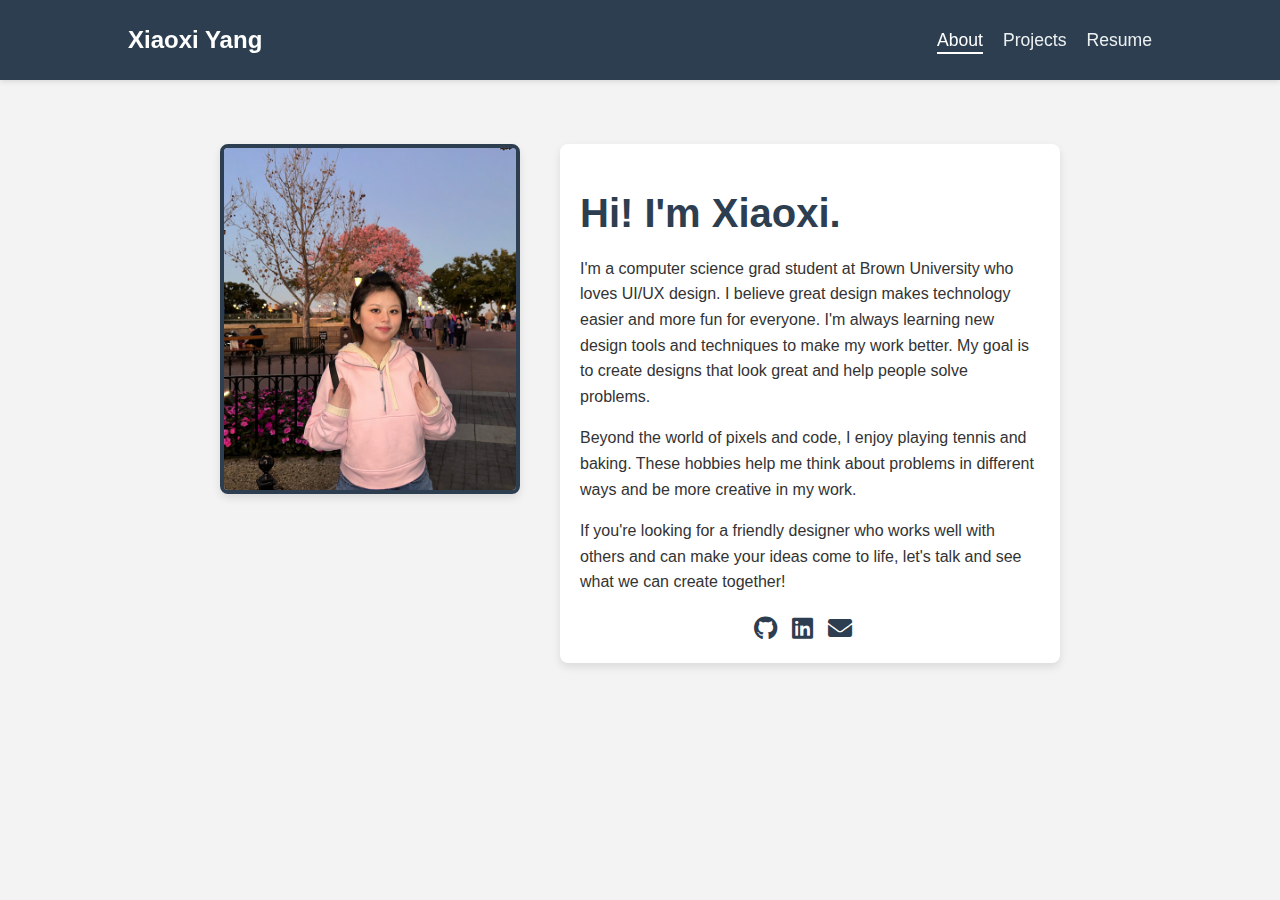
<file: index.html>
<!DOCTYPE html>
<html lang="en">
<head>
    <meta charset="UTF-8">
    <title>Xiaoxi Yang's Portfolio - About Me</title>
    <!-- 引用全局样式 -->
    <link rel="stylesheet" href="global.css">
    <!-- 引用主页的特定样式 -->
    <link rel="stylesheet" href="homepage.css">
    <link rel="stylesheet" href="https://cdnjs.cloudflare.com/ajax/libs/font-awesome/5.15.4/css/all.min.css">

</head>
<body>
    <!-- 导航栏 -->
    <header>
        <h2 id="name">Xiaoxi Yang</h2>
        <nav>
            <ul class="header-links">
                <li><a class="link-current" href="index.html">About</a></li>
                <li><a class="link" href="projects.html">Projects</a></li>
                <li><a class="link" href="files/resume.pdf">Resume</a></li>
            </ul>
        </nav>
    </header>

    <!-- 主页内容 -->
    <div id="main-container">
        <img id="profile-pic" src="images/portrait.jpg" alt="Xiaoxi Yang's Portrait">
        <div id="about">
            <h1>Hi! I'm Xiaoxi.</h1>
            <p>I'm a computer science grad student at Brown University who loves UI/UX design. I believe great design makes technology easier and more fun for everyone. I'm always learning new design tools and techniques to make my work better. My goal is to create designs that look great and help people solve problems.</p>
            <p>Beyond the world of pixels and code, I enjoy playing tennis and baking. These hobbies help me think about problems in different ways and be more creative in my work.</p>
            <p>If you're looking for a friendly designer who works well with others and can make your ideas come to life, let's talk and see what we can create together!</p>
            <div id="social-icons">
                <a href="https://github.com/yangxiaoxi65" target="_blank"><i class="fab fa-github"></i></a>
                <a href="https://www.linkedin.com/in/xiaoxi-yang-0a196428a/" target="_blank"><i class="fab fa-linkedin"></i></a>
                <a href="mailto:xiaoxi_yang@brown.edu"><i class="fas fa-envelope"></i></a>
            </div>
        </div>
        
    </div>
</body>
</html>
</file>
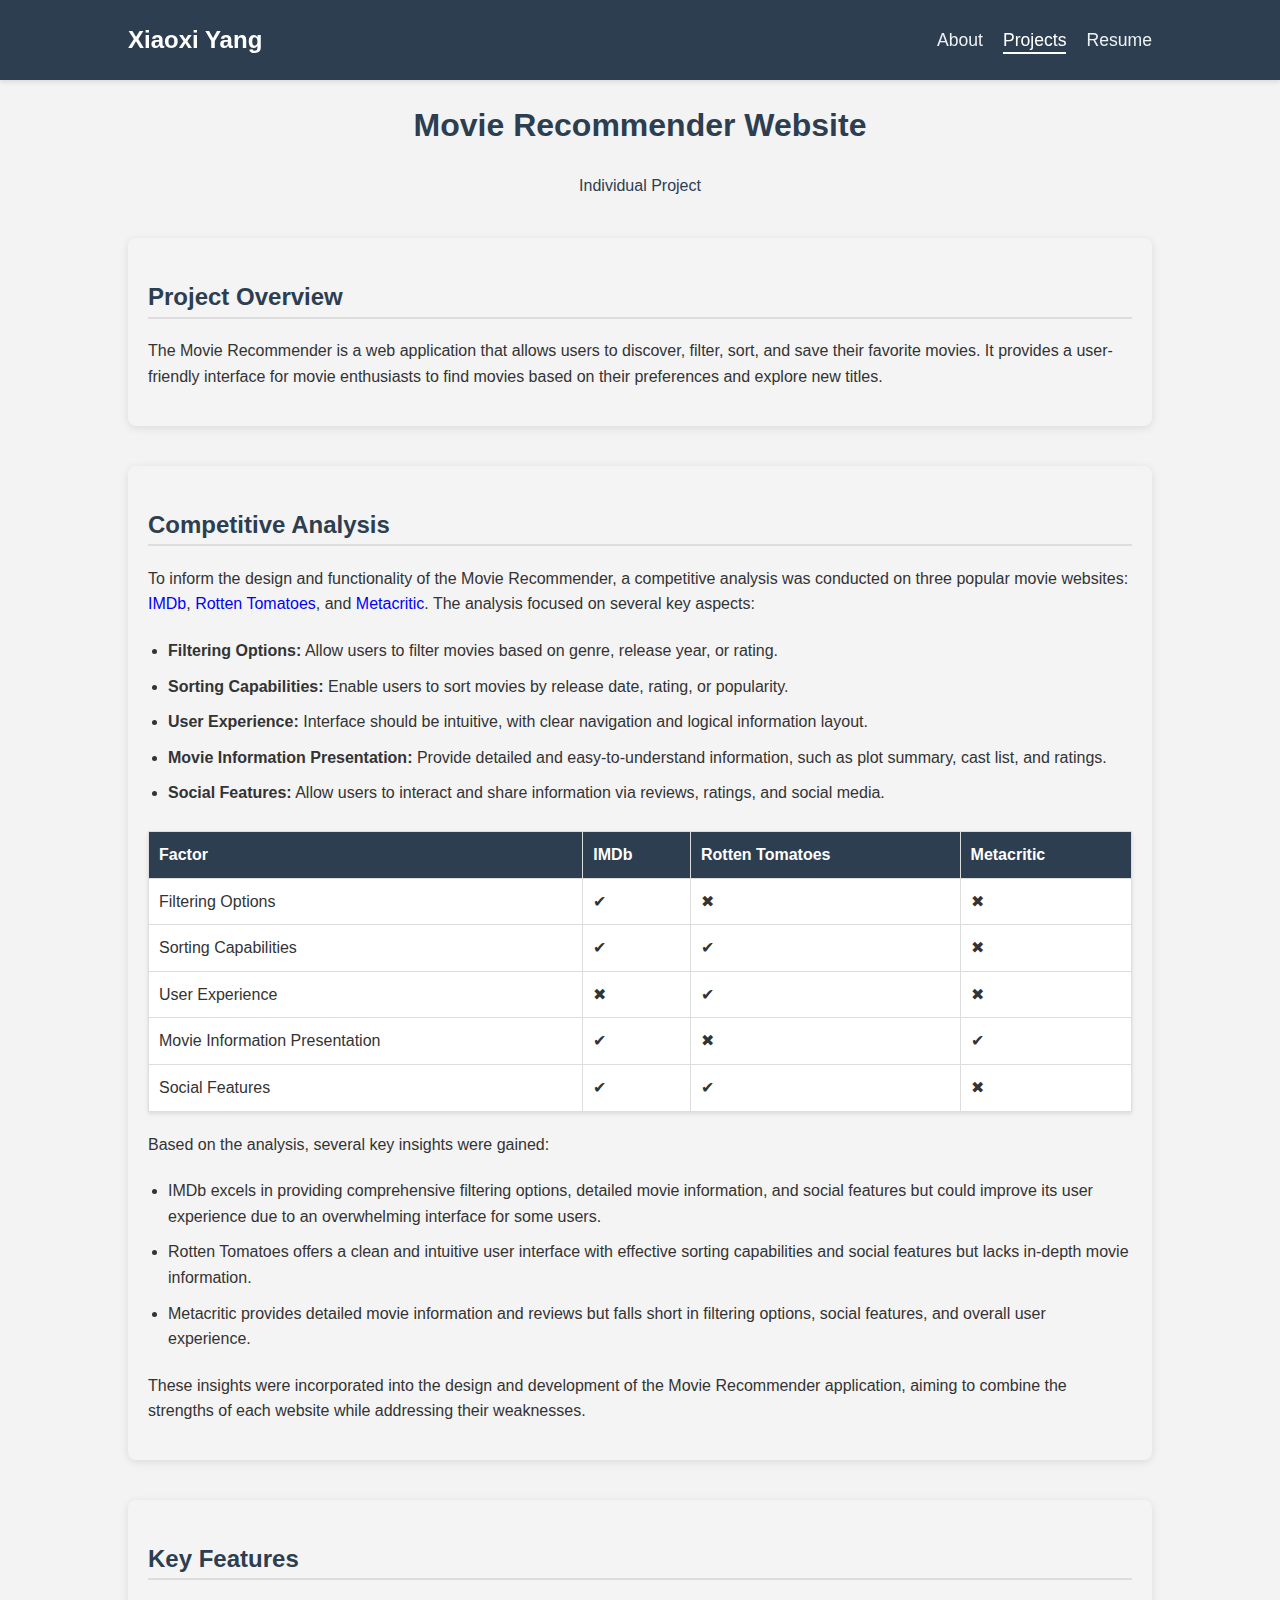
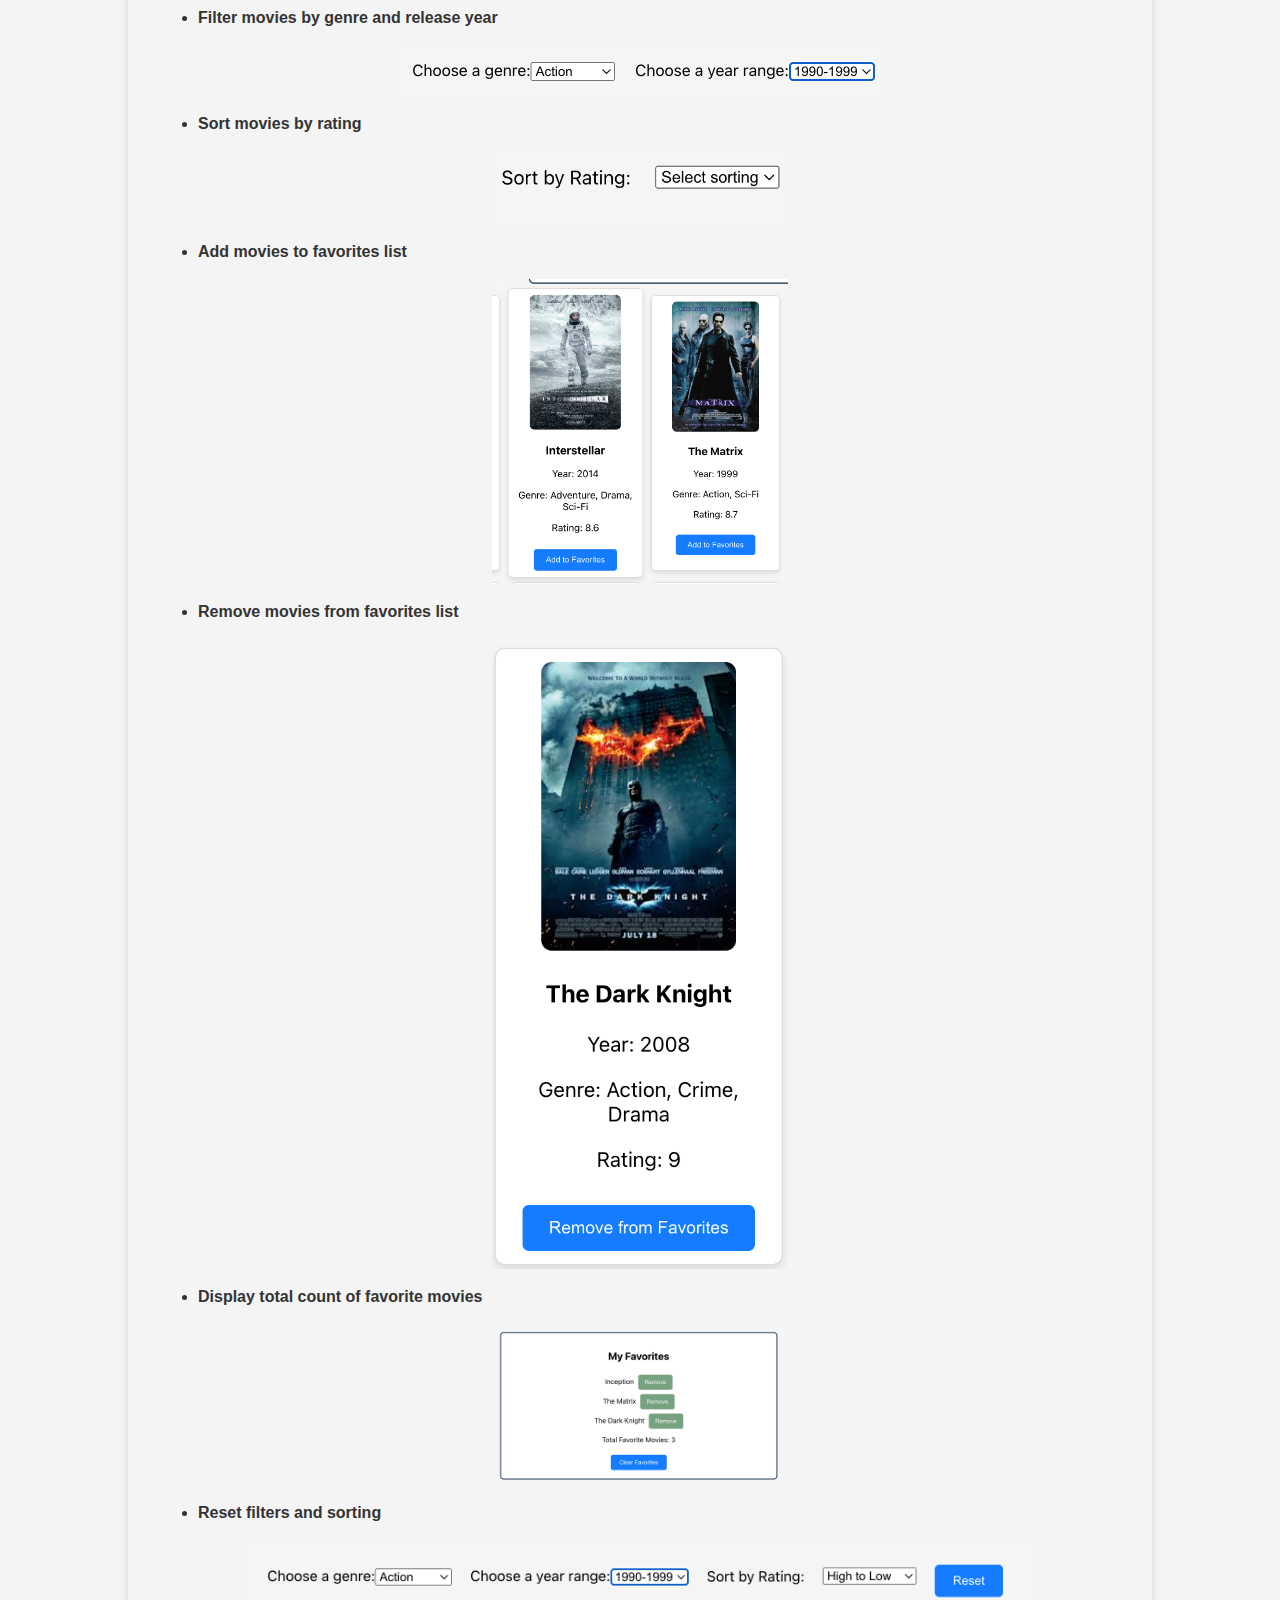
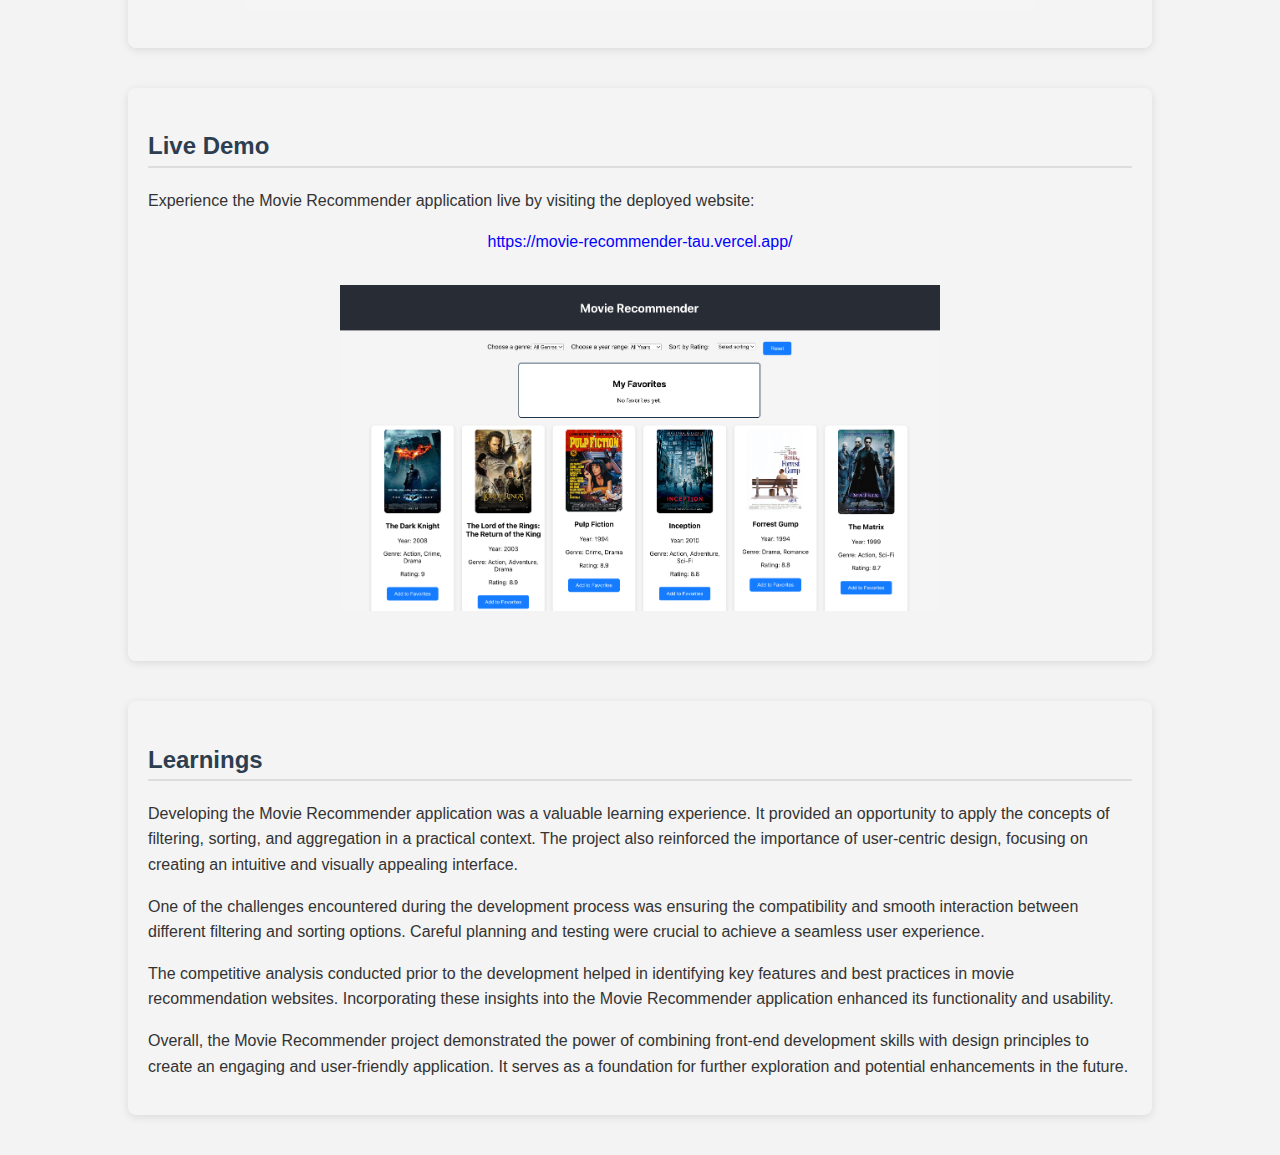
<file: case_study2.html>
<!DOCTYPE html>
<html lang="en">
<head>
    <meta charset="UTF-8">
    <meta name="viewport" content="width=device-width, initial-scale=1.0">
    <title>Movie Recommender Website</title>
    <link rel="stylesheet" href="case_study2.css">
    <link rel="stylesheet" href="global.css">
</head>
<body>
    <header>
        <h2 id="name">Xiaoxi Yang</h2>
        <nav>
            <ul class="header-links">
                <li><a class="link" href="index.html">About</a></li>
                <li><a class="link-current" href="projects.html">Projects</a></li>
                <li><a class="link" href="files/resume.pdf">Resume</a></li>
            </ul>
        </nav>
    </header>
    <body>
        <main>
            <div id="title">
                <h1>Movie Recommender Website</h1>
                <p>Individual Project</p>
            </div>
            <section id="intro">
            <h2>Project Overview</h2>
            <p>The Movie Recommender is a web application that allows users to discover, filter, sort, and save their favorite movies. It provides a user-friendly interface for movie enthusiasts to find movies based on their preferences and explore new titles.</p>
            </section>

            <section id="competitive-analysis">
            <h2>Competitive Analysis</h2>
            <p>To inform the design and functionality of the Movie Recommender, a competitive analysis was conducted on three popular movie websites: <a href="https://www.imdb.com/" target="_blank">IMDb</a>, <a href="https://www.rottentomatoes.com/" target="_blank">Rotten Tomatoes</a>, and <a href="https://www.metacritic.com/" target="_blank">Metacritic</a>. The analysis focused on several key aspects:</p>
            
            <ul>
                <li><strong>Filtering Options:</strong> Allow users to filter movies based on genre, release year, or rating.</li>
                <li><strong>Sorting Capabilities:</strong> Enable users to sort movies by release date, rating, or popularity.</li>
                <li><strong>User Experience:</strong> Interface should be intuitive, with clear navigation and logical information layout.</li>
                <li><strong>Movie Information Presentation:</strong> Provide detailed and easy-to-understand information, such as plot summary, cast list, and ratings.</li>
                <li><strong>Social Features:</strong> Allow users to interact and share information via reviews, ratings, and social media.</li>
            </ul>

            <table>
                <thead>
                <tr>
                    <th>Factor</th>
                    <th><a href="https://www.imdb.com/" target="_blank">IMDb</a></th>
                    <th><a href="https://www.rottentomatoes.com/" target="_blank">Rotten Tomatoes</a></th>
                    <th><a href="https://www.metacritic.com/" target="_blank">Metacritic</a></th>
                </tr>
                </thead>
                <tbody>
                <tr>
                    <td>Filtering Options</td>
                    <td>&#10004;</td>
                    <td>&#10006;</td>
                    <td>&#10006;</td>
                </tr>
                <tr>
                    <td>Sorting Capabilities</td>
                    <td>&#10004;</td>
                    <td>&#10004;</td>
                    <td>&#10006;</td>
                </tr>
                <tr>
                    <td>User Experience</td>
                    <td>&#10006;</td>
                    <td>&#10004;</td>
                    <td>&#10006;</td>
                </tr>
                <tr>
                    <td>Movie Information Presentation</td>
                    <td>&#10004;</td>
                    <td>&#10006;</td>
                    <td>&#10004;</td>
                </tr>
                <tr>
                    <td>Social Features</td>
                    <td>&#10004;</td>
                    <td>&#10004;</td>
                    <td>&#10006;</td>
                </tr>
                </tbody>
            </table>

            <p>Based on the analysis, several key insights were gained:</p>
            <ul>
                <li>IMDb excels in providing comprehensive filtering options, detailed movie information, and social features but could improve its user experience due to an overwhelming interface for some users.</li>
                <li>Rotten Tomatoes offers a clean and intuitive user interface with effective sorting capabilities and social features but lacks in-depth movie information.</li>
                <li>Metacritic provides detailed movie information and reviews but falls short in filtering options, social features, and overall user experience.</li>
            </ul>
            <p>These insights were incorporated into the design and development of the Movie Recommender application, aiming to combine the strengths of each website while addressing their weaknesses.</p>
            </section>

            <section id="features">
            <h2>Key Features</h2>
            <ul>
                <li>Filter movies by genre and release year</li>
                <img id="img_1" src="images/case2/1.png" alt="Movie Filter">
                <li>Sort movies by rating</li>
                <img src="images/case2/2.png" alt="Sort MMvies">
                <li>Add movies to favorites list</li>
                <img src="images/case2/3.png" alt="Add movie to favorites">
                <li>Remove movies from favorites list</li>
                <img src="images/case2/4.png" alt="Remove movies from favorite">
                <li>Display total count of favorite movies</li>
                <img id="img_5" src="images/case2/5.png" alt="Total count of favorite movies">
                <li>Reset filters and sorting</li>
                <img id="img_6" src="images/case2/6.png" alt="Reset" >
            </ul>
            </section>

            <section id="demo">
            <h2>Live Demo</h2>
            <p>Experience the Movie Recommender application live by visiting the deployed website:</p>
            <a href="https://movie-recommender-tau.vercel.app/" target="_blank">https://movie-recommender-tau.vercel.app/</a> 
                <section id="image">
                    <img src="images/case2/movie-recommender-screenshot.png" alt="Movie Recommender Screenshot">
                </section>
            </section>

            <section id="reflection">
            <h2>Learnings</h2>
            <p>Developing the Movie Recommender application was a valuable learning experience. It provided an opportunity to apply the concepts of filtering, sorting, and aggregation in a practical context. The project also reinforced the importance of user-centric design, focusing on creating an intuitive and visually appealing interface.</p>
            <p>One of the challenges encountered during the development process was ensuring the compatibility and smooth interaction between different filtering and sorting options. Careful planning and testing were crucial to achieve a seamless user experience.</p>
            <p>The competitive analysis conducted prior to the development helped in identifying key features and best practices in movie recommendation websites. Incorporating these insights into the Movie Recommender application enhanced its functionality and usability.</p>
            <p>Overall, the Movie Recommender project demonstrated the power of combining front-end development skills with design principles to create an engaging and user-friendly application. It serves as a foundation for further exploration and potential enhancements in the future.</p>
            </section>
        </main>
        </body>
        </html>
</file>
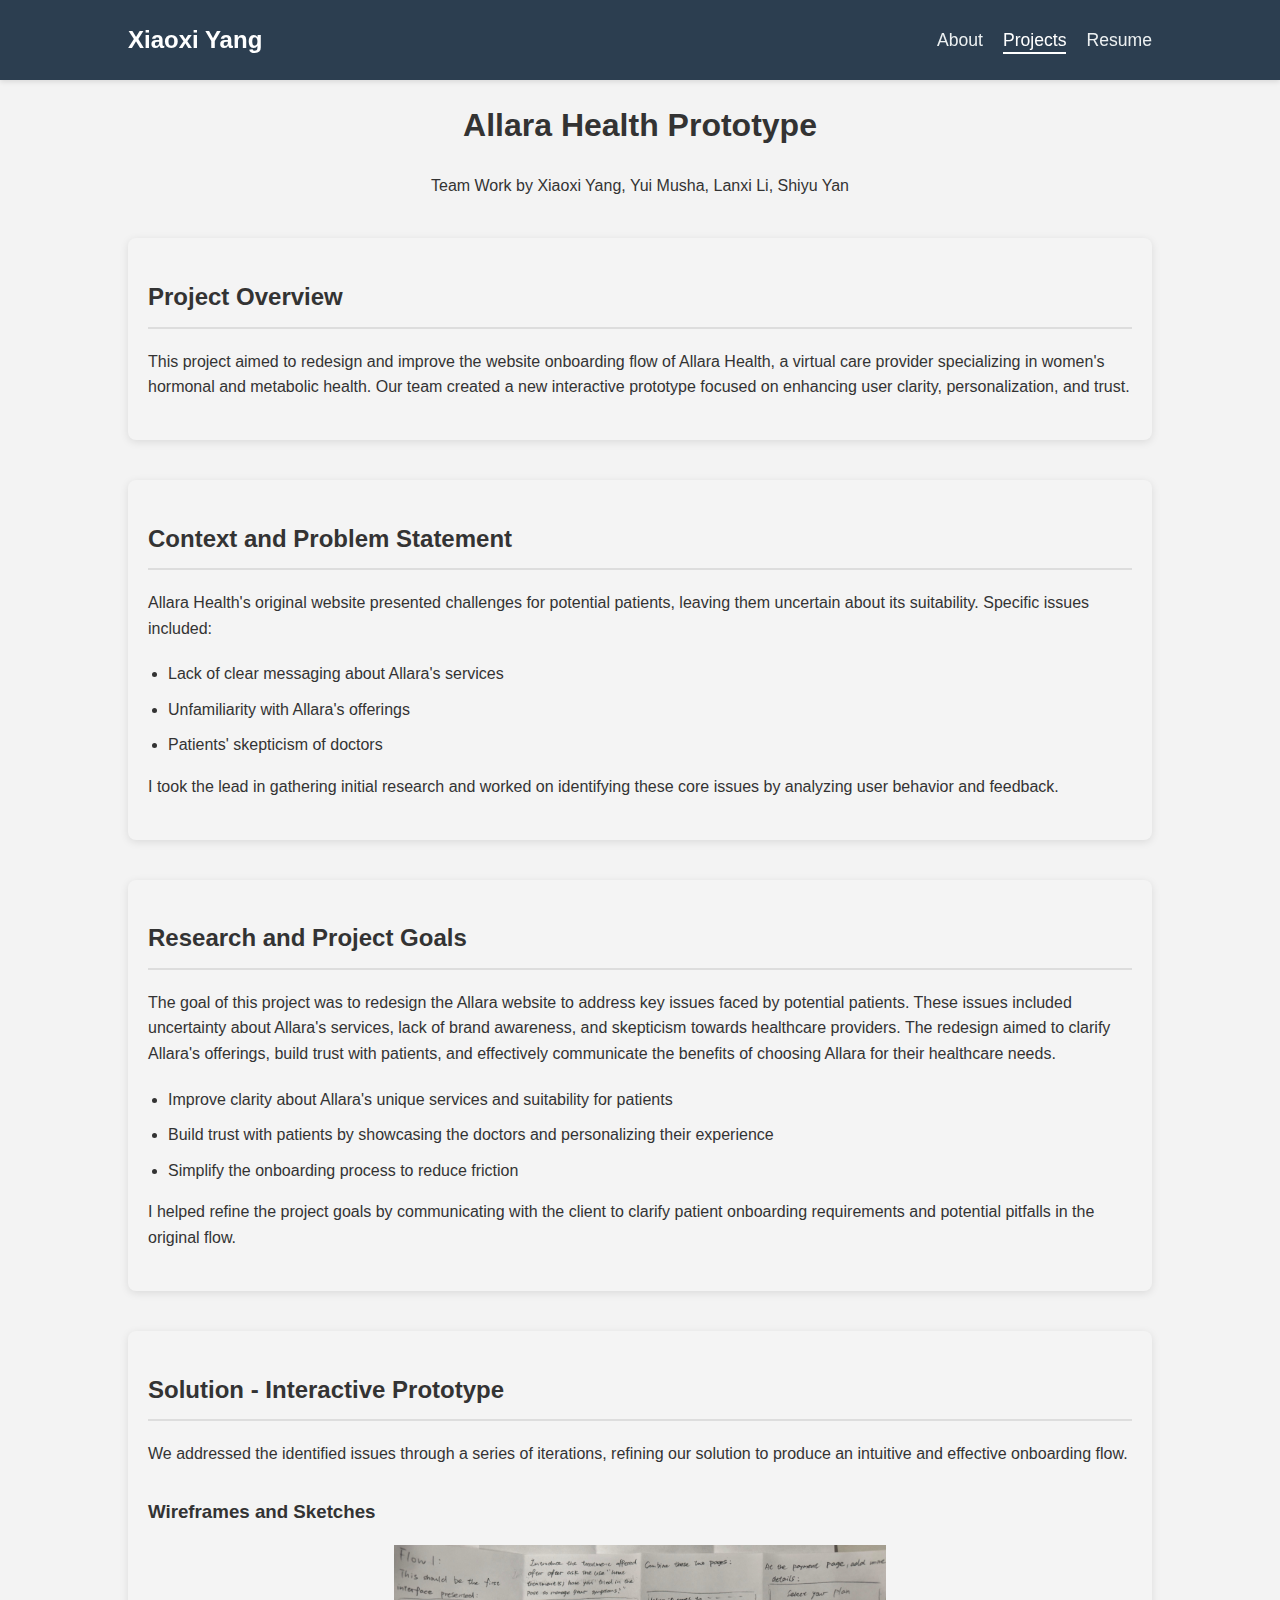
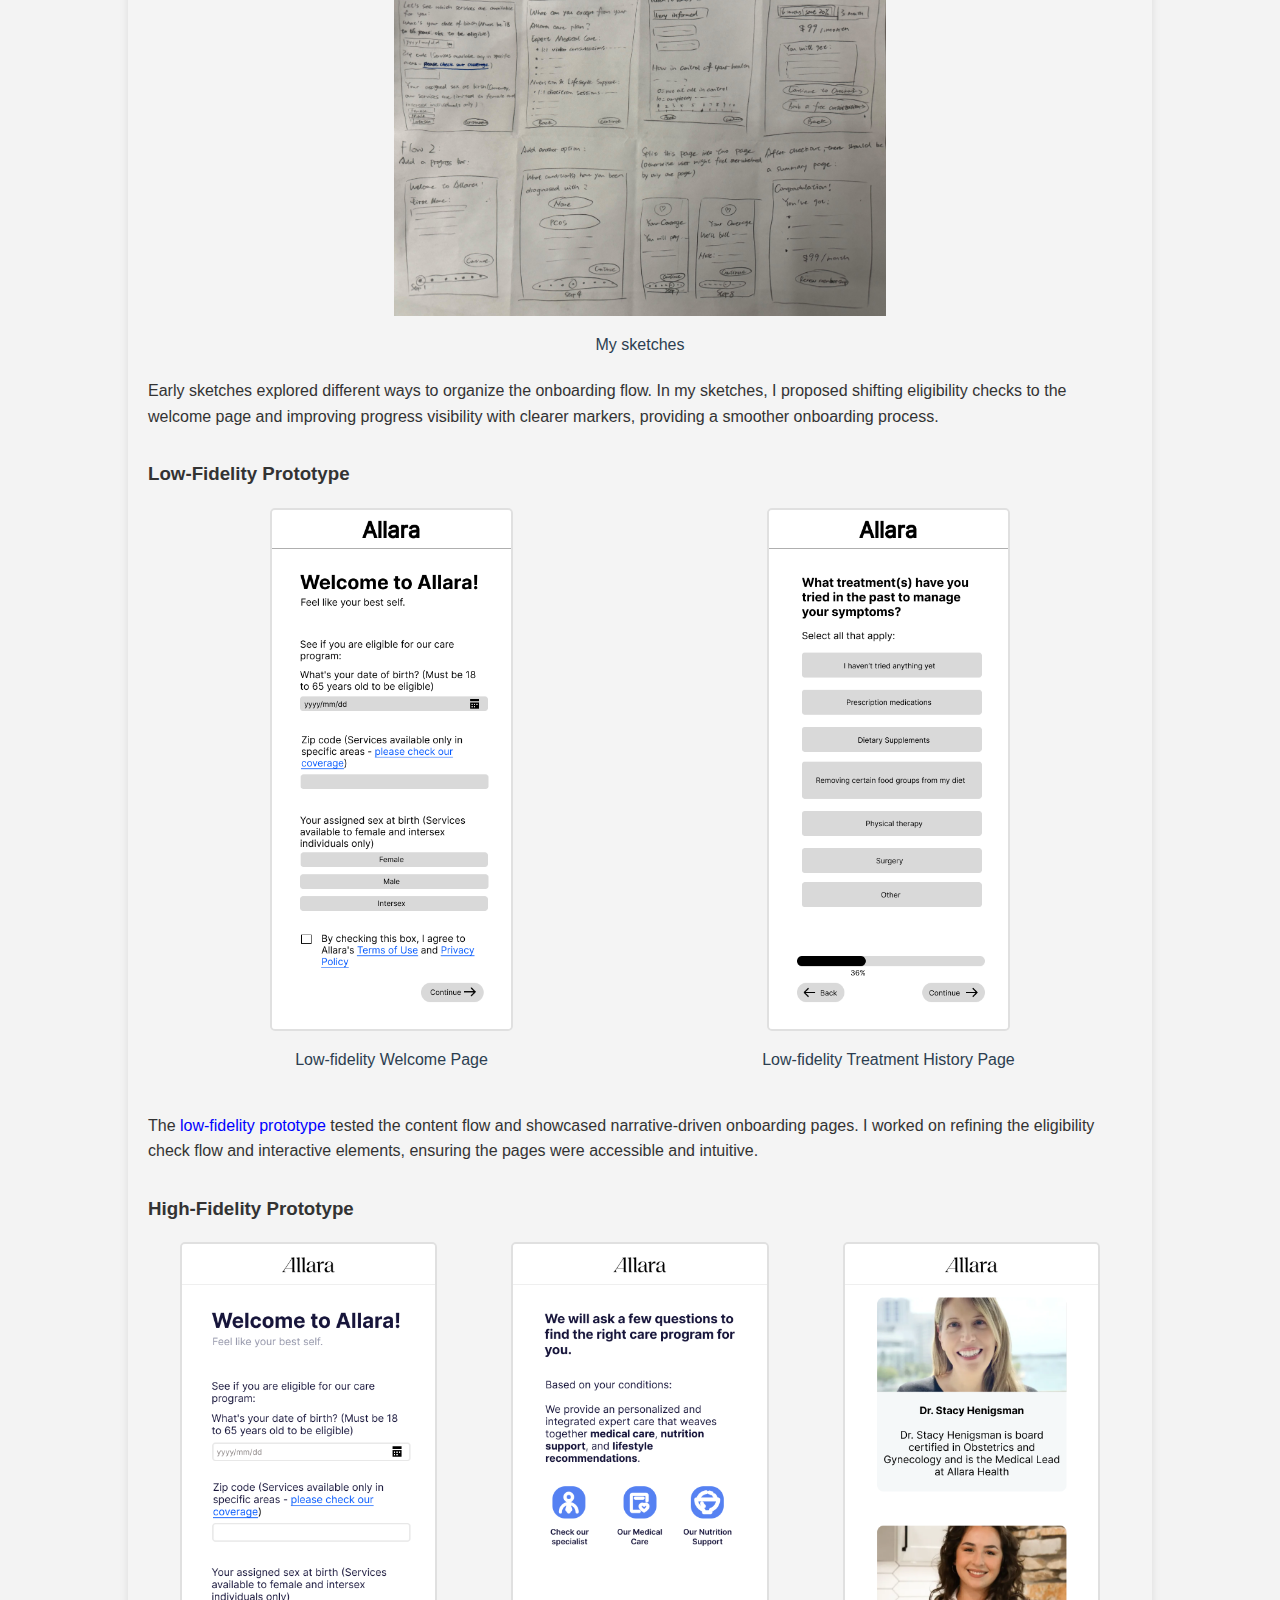
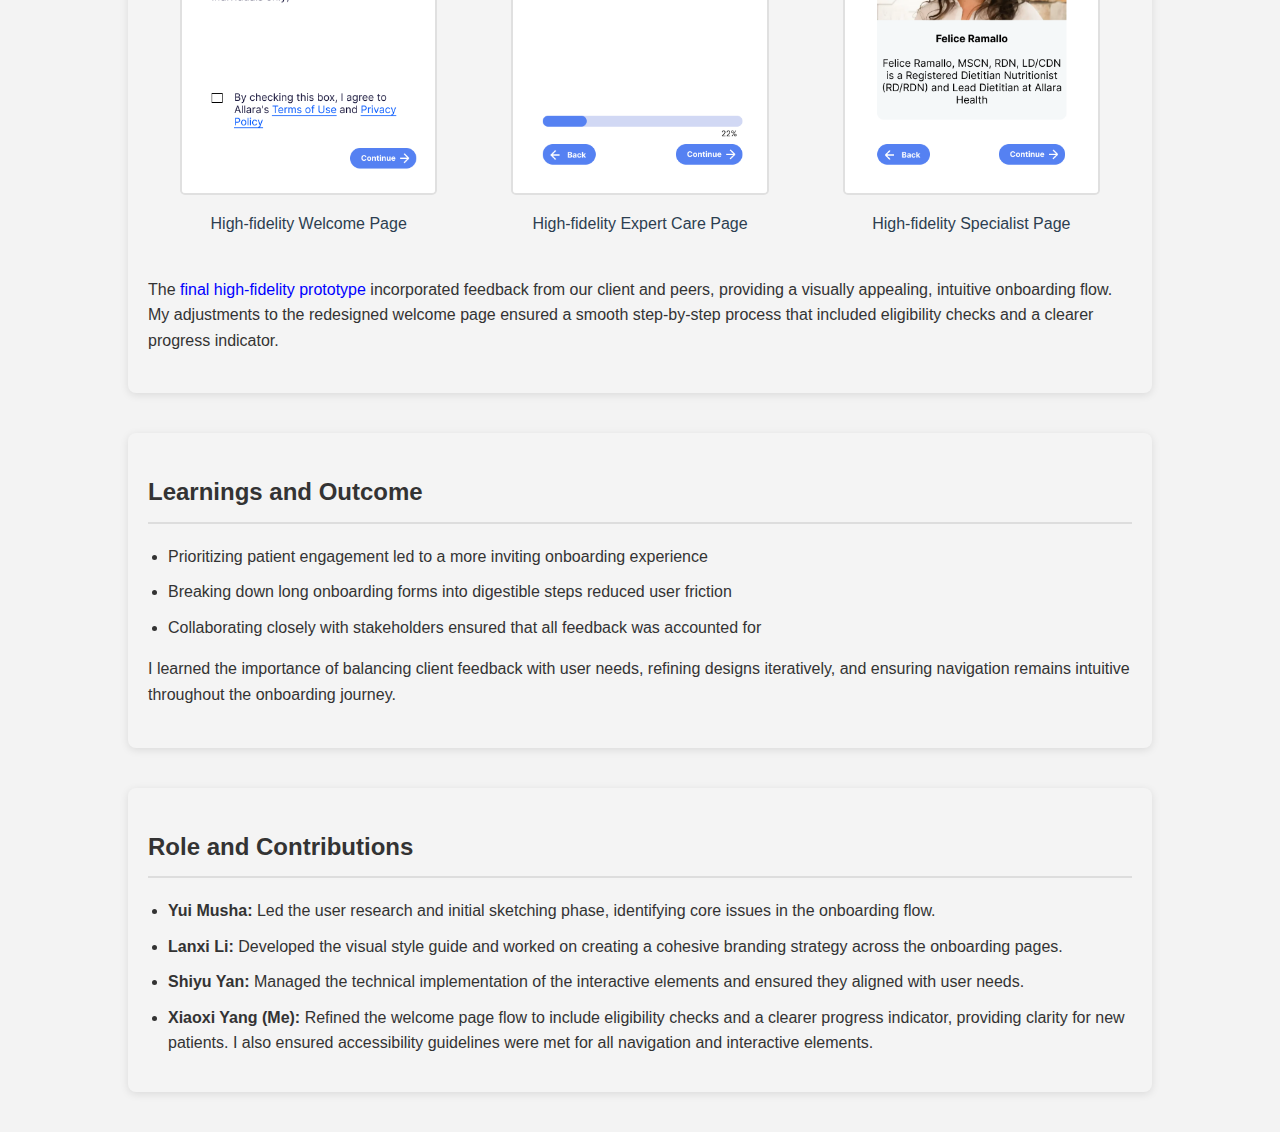
<file: case_study3.html>
<!DOCTYPE html>
<html lang="en">
  <head>
    <meta charset="UTF-8" />
    <meta name="viewport" content="width=device-width, initial-scale=1.0" />
    <title>Allara Health Prototype</title>
    <link rel="stylesheet" href="case_study3.css" />
    <link rel="stylesheet" href="global.css" />
  </head>
  <body>
    <header>
    <h2 id="name">Xiaoxi Yang</h2>
    <nav>
        <ul class="header-links">
            <li><a class="link" href="index.html">About</a></li>
            <li><a class="link-current" href="projects.html">Projects</a></li>
            <li><a class="link" href="files/resume.pdf">Resume</a></li>
        </ul>
    </nav>
</header>

    <main>
        <div id="title">
            <h1>Allara Health Prototype</h1>
            <p>Team Work by Xiaoxi Yang, Yui Musha, Lanxi Li, Shiyu Yan</p>
        </div>
      <section id="intro">

        <h2>Project Overview</h2>
        <p>
          This project aimed to redesign and improve the website onboarding flow of Allara Health, a virtual care provider specializing in women's hormonal and metabolic health. Our team created a new interactive prototype focused on enhancing user clarity, personalization, and trust.
        </p>
      </section>

      <section id="context">
        <h2>Context and Problem Statement</h2>
        <p>
          Allara Health's original website presented challenges for potential patients, leaving them uncertain about its suitability. Specific issues included:
        </p>
        <ul>
          <li>Lack of clear messaging about Allara's services</li>
          <li>Unfamiliarity with Allara's offerings</li>
          <li>Patients' skepticism of doctors</li>
        </ul>
        <p>
          I took the lead in gathering initial research and worked on identifying these core issues by analyzing user behavior and feedback.
        </p>
      </section>

      <section id="goal">
        <h2>Research and Project Goals</h2>
        <p>
            The goal of this project was to redesign the Allara website to address key issues faced by potential patients. These issues included uncertainty about Allara's services, lack of brand awareness, and skepticism towards healthcare providers. The redesign aimed to clarify Allara's offerings, build trust with patients, and effectively communicate the benefits of choosing Allara for their healthcare needs.
        </p>
        <ul>
          <li>Improve clarity about Allara's unique services and suitability for patients</li>
          <li>Build trust with patients by showcasing the doctors and personalizing their experience</li>
          <li>Simplify the onboarding process to reduce friction</li>
        </ul>
        <p>
          I helped refine the project goals by communicating with the client to clarify patient onboarding requirements and potential pitfalls in the original flow.
        </p>
      </section>

      <section id="solution">
        <h2>Solution - Interactive Prototype</h2>
        <p>
          We addressed the identified issues through a series of iterations, refining our solution to produce an intuitive and effective onboarding flow.
        </p>
        <h3>Wireframes and Sketches</h3>
        <div class="one-image-container">
            <img src="images/case3/xiaoxi-sketch.jpg" alt="My sketches" />
            <p style="display: block; text-align: center; color: #2c3e50;">My sketches</p>
        </div>
        <p>
          Early sketches explored different ways to organize the onboarding flow. In my sketches, I proposed shifting eligibility checks to the welcome page and improving progress visibility with clearer markers, providing a smoother onboarding process.
        </p>

        <h3>Low-Fidelity Prototype</h3>
            <div class="two-images-container">
                <div>
          <img src="images/case3/welcome-page.png" alt="Low-fidelity Welcome Page" />
          
          <p>Low-fidelity Welcome Page</p>
        </div>
    <div>
          <img src="images/case3/treatment-history-page.png" alt="Low-fidelity Treatment History" />
          <p>Low-fidelity Treatment History Page</p>
        </div>
        </div>
        
        <p>
          The <a href="https://www.figma.com/file/n8RuLRnTVZAYtC7EViOqKS/Allara-Wireframe?type=design&node-id=192%3A2&mode=design&t=bo6AhIDIktOV7UTx-1" target="_blank">low-fidelity prototype</a> tested the content flow and showcased narrative-driven onboarding pages. I worked on refining the eligibility check flow and interactive elements, ensuring the pages were accessible and intuitive.
        </p>

        <h3>High-Fidelity Prototype</h3>
        <div class="three-images-box">
        <div>
          <img src="images/case3/hi-fi-welcome-page.png" alt="High-fidelity Welcome Page" />
          <p>High-fidelity Welcome Page</p>
        </div>
        <div>
          <img src="images/case3/hi-fi-expert-care-page.png" alt="High-fidelity Expert Care Page" />
          <p>High-fidelity Expert Care Page</p>
        </div>
        <div>
          <img src="images/case3/hi-fi-specialist-page.png" alt="High-fidelity Specialist Page" />
          <p>High-fidelity Specialist Page</p>
        </div>
        </div>
        <p>
          The <a href="https://www.figma.com/file/n8RuLRnTVZAYtC7EViOqKS/Allara-Wireframe?type=design&node-id=221-35&mode=design&t=hSAAPLYFS6rglAwM-0" target="_blank">final high-fidelity prototype</a> incorporated feedback from our client and peers, providing a visually appealing, intuitive onboarding flow. My adjustments to the redesigned welcome page ensured a smooth step-by-step process that included eligibility checks and a clearer progress indicator.
        </p>
      </section>

      <section id="learnings">
        <h2>Learnings and Outcome</h2>
        <ul>
          <li>Prioritizing patient engagement led to a more inviting onboarding experience</li>
          <li>Breaking down long onboarding forms into digestible steps reduced user friction</li>
          <li>Collaborating closely with stakeholders ensured that all feedback was accounted for</li>
        </ul>
        <p>
          I learned the importance of balancing client feedback with user needs, refining designs iteratively, and ensuring navigation remains intuitive throughout the onboarding journey.
        </p>
      </section>

      <section id="role">
        <h2>Role and Contributions</h2>
        <ul>
          <li><b>Yui Musha:</b> Led the user research and initial sketching phase, identifying core issues in the onboarding flow.</li>
          <li><b>Lanxi Li:</b> Developed the visual style guide and worked on creating a cohesive branding strategy across the onboarding pages.</li>
          <li><b>Shiyu Yan:</b> Managed the technical implementation of the interactive elements and ensured they aligned with user needs.</li>
          <li><b>Xiaoxi Yang (Me):</b> Refined the welcome page flow to include eligibility checks and a clearer progress indicator, providing clarity for new patients. I also ensured accessibility guidelines were met for all navigation and interactive elements.</li>
        </ul>
      </section>
    </main>
  </body>
</html>
</file>
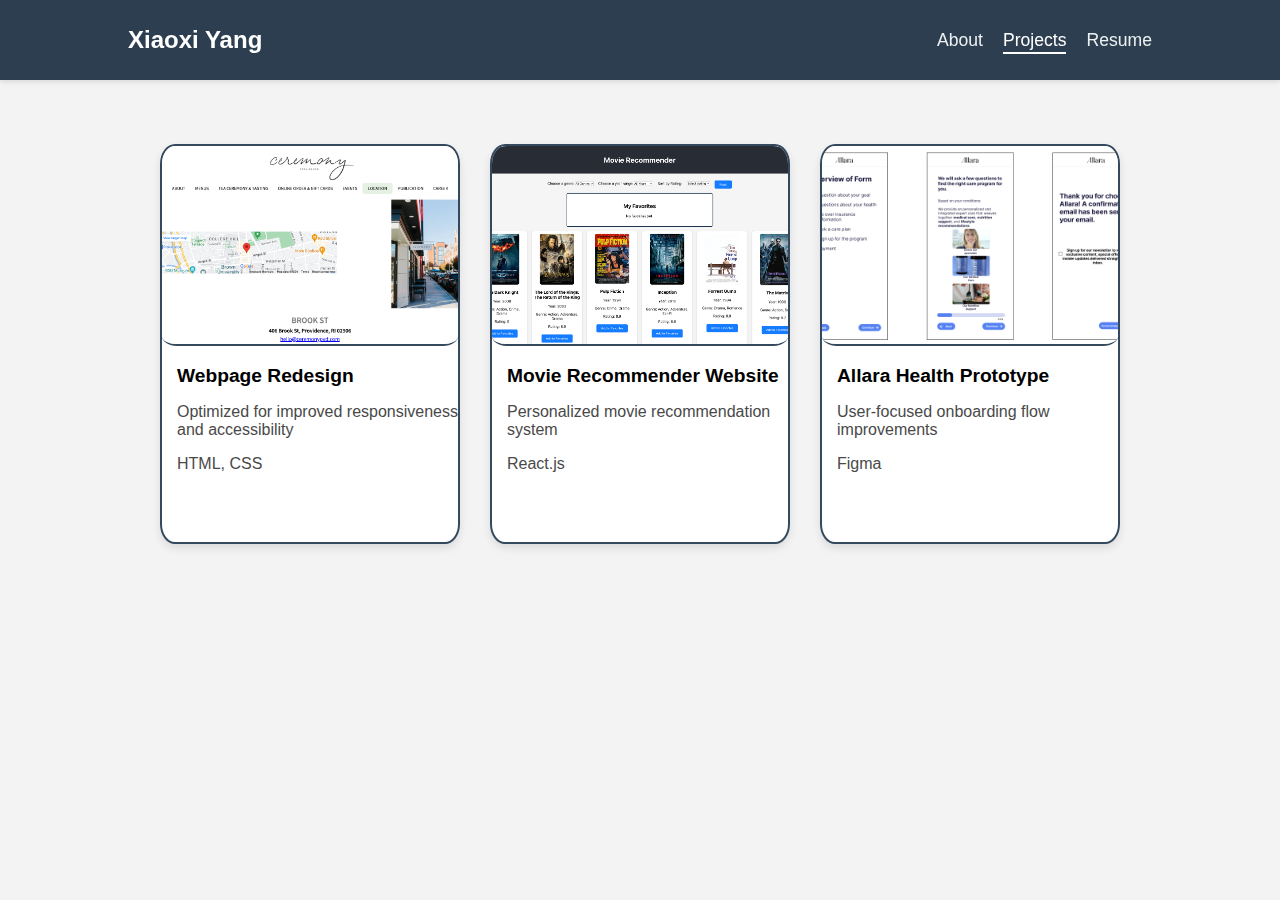
<file: projects.html>
<!DOCTYPE html>
<html lang="en">
<head>
    <meta charset="UTF-8">
    <title>Xiaoxi Yang's Portfolio - Projects</title>
    <!-- 引用全局样式 -->
    <link rel="stylesheet" href="global.css">
    <!-- 引用项目页面的特定样式 -->
    <link rel="stylesheet" href="projects.css">
</head>
<body>
    <!-- 导航栏 -->
    <header>
        <h2 id="name">Xiaoxi Yang</h2>
        <nav>
            <ul class="header-links">
                <li><a class="link" href="index.html">About</a></li>
                <li><a class="link-current" href="projects.html">Projects</a></li>
                <li><a class="link" href="files/resume.pdf">Resume</a></li>
            </ul>
        </nav>
    </header>

    <!-- 项目内容 -->
    <div class="project-container" id="projects">
        <a class="project-item" href="case_study1.html">
            <img class="project-item-img" src="images/case1/case1_thumbnail.png" alt="Case Study 1 Thumbnail">
            <h1 class="project-item-header">Webpage Redesign</h1>
            <p class="project-item-subtitle">Optimized for improved responsiveness and accessibility</p>
            <p class="project-item-tool">HTML, CSS</p>
        </a>
        <a class="project-item" href="case_study2.html">
            <img class="project-item-img" src="images/case2/case2_thumbnail.png" alt="Case Study 2 Thumbnail">
            <h1 class="project-item-header">Movie Recommender Website</h1>
            <p class="project-item-subtitle">Personalized movie recommendation system</p>
            <p class="project-item-tool">React.js</p>
        </a>
        <a class="project-item" href="case_study3.html">
            <img class="project-item-img" src="images/case3/case3_thumbnail.png" alt="Case Study 2 Thumbnail">
            <h1 class="project-item-header">Allara Health Prototype</h1>
            <p class="project-item-subtitle">User-focused onboarding flow improvements</p>
            <p class="project-item-tool">Figma</p>
        </a>
    </div>
</body>
</html>
</file>
<file: global.css>
/* 全局字体和配色方案 */

body {
    margin: 0;
    padding: 0;
    font-family: 'Lato', sans-serif; /* 更现代的字体 */
    background-color: #f3f3f3;
    color: #333;
}

* {
    box-sizing: border-box;
}

header h1, header h2 {
    font-family: 'Montserrat', sans-serif; /* 更醒目的标题字体 */
    color: #2c3e50;
}

header p, header a {
    font-family: 'Lato', sans-serif;
    color: #34495e;
}

header a {
    text-decoration: none;
    transition: color 0.3s;
}

header a:hover {
    color: #2980b9;
    border-bottom: 2px solid #2980b9;
}

/* 导航栏样式 */

header {
    top: 0;
    z-index: 10;
    position: fixed;
    width: 100%;
    height: 80px;
    background-color: #2c3e50;
    color: #ecf0f1;
    display: flex;
    justify-content: space-between;
    align-items: center;
    padding: 16px 10%;
    box-shadow: 0 2px 5px rgba(0, 0, 0, 0.1);
}

#name {
    font-family: 'Montserrat', sans-serif;
    font-weight: 700;
    color: #ffffff;
    font-size: 1.5rem;
    margin: 0;
    
}

.header-links {
    list-style: none;
    font-size: 1.1rem;
    display: flex;
    gap: 20px;
    margin: 0;
    padding: 0;
}

.header-links li {
    display: inline-block;
    padding: 8px 0;
}

.link {
    color: #ecf0f1;
    position: relative;
}

.link-current {
    color: #ffffff;
    border-bottom: 2px solid #ffffff;
    padding-bottom: 2px;
}

.link:hover {
    color: #2980b9;
    cursor: pointer;
    border-bottom: 2px solid #2980b9;
}
</file>
<file: homepage.css>
/* 特定主页样式 */
#main-container {
    padding-top: 9rem;
    display: flex;
    justify-content: center;
    align-items: flex-start;
    gap: 40px;
    flex-wrap: wrap;
    margin: 0 auto;
    width: 80%;
}

#profile-pic {
    width: 300px;
    height: 350px;
    border-radius: 8px;
    object-fit: cover;
    box-shadow: 0 4px 8px rgba(0, 0, 0, 0.1);
    border: 4px solid #2c3e50;
}

#about {
    max-width: 500px;
    background-color: #ffffff;
    padding: 20px;
    border-radius: 8px;
    box-shadow: 0 4px 8px rgba(0, 0, 0, 0.1);
    text-align: left;
}

h1 {
    font-size: 2.5rem;
    color: #2c3e50;
    margin-bottom: 20px;
}

p {
    line-height: 1.6;
    margin-bottom: 15px;
}
#social-icons {
    margin-top: 20px;
    display: flex;
    justify-content: center;
}

#social-icons a {
    color: #2c3e50;
    margin-right: 15px;
    font-size: 1.5rem;
    transition: color 0.3s;
}

#social-icons a:hover {
    color: #2980b9;
}
</file>
<file: case_study2.css>
body {
  margin: 0;
  padding: 0;
  font-family: 'Arial', sans-serif;
  color: #333;
  line-height: 1.6;
}

#title {
  text-align: center;
  margin: 20px 0;
  color: #2c3e50;
}
  
  main {
    margin: 0px auto;
    padding: 0 10%;
    margin-top: 100px;
  }
  
  main h2 {
    color: #2c3e50;
    /* font-size: 2rem; */
    /* border-bottom: 2px solid #e74c3c; */
    
    border-bottom: 2px solid #ddd;
  }
  
  main ul {
    list-style: none;
    padding-left: 0;
  }
  
  main ul li {
    padding: 5px 0;
  }
  
  main table {
    width: 100%;
    margin: 20px 0;
    border-collapse: collapse;
    border: 1px solid #ddd;
    box-shadow: 0 2px 4px rgba(0, 0, 0, 0.1);
  }
  
  main th,
  main td {
    text-align: left;
    padding: 10px;
    border: 1px solid #ddd;
  }
  
  main th {
    background-color: #2c3e50;
    color: #fff;
  }
  
  main td {
    background-color: #fff;
  }
  
  main a {
    color: blue;
    text-decoration: none;
  }
  main a:hover {
    text-decoration: underline;
  }
  main tr a {
    color: white;
    text-decoration: none;
  }
  main a:hover {
    text-decoration: underline;
  }
  
  /* #intro,
  #competitive-analysis,
  #demo,
  image,
  #features,
  #reflection {
    background-color: #fff;
    padding: 20px;
    border-radius: 8px;
    box-shadow: 0 2px 4px rgba(0, 0, 0, 0.1);
    margin-bottom: 20px;
  } */
  #intro,
  #competitive-analysis,
  #demo,
  image,
  #features,
  #reflection {
  margin: 40px 0;
  background-color: #f4f4f4;
  border-radius: 8px;
  padding: 20px;
  box-shadow: 0 2px 8px rgba(0, 0, 0, 0.1);
}
  
  #image img {
    width: 100%;
    max-width: 600px;
    display: block;
    margin-top: 30px;
    margin-bottom: 30px;
    margin-left: auto;
    margin-right: auto;
  }

  #features img{
    display: block;
    margin-left: auto;
    margin-right: auto;
    margin-top: 10px;
    margin-bottom: 10px;
    width: 30%;
  }

  #img_1 {
    width: 50% !important;
  }

  #img_6{

    width: 80% !important;
  }
  #features li {
    margin-left: 50px;
    list-style-type: disc;
    font-weight: bold;
  }
  #competitive-analysis li{
    margin-left: 20px;
    list-style-type: disc;
  } 
  #demo a{
    display: block;
    text-align: center;
  }
</file>
<file: case_study3.css>
/* Base styles */
body {
    font-family: Arial, sans-serif;
    line-height: 1.6;
    margin: 0;
    padding: 0;
  }
  #title{
    text-align: center;
    margin: 20px 0;
}

  
  main {
    max-width: 80%;
    margin: 0 auto;
    margin-top: 100px;
  }
  
  
  main h2 {
    color: #333;
    border-bottom: 2px solid #ddd;
    padding-bottom: 10px;
    margin-bottom: 20px;
  }
  
  main h3 {
    margin-top: 30px;
  }
  
  main ul {
    list-style: disc;
    padding-left: 20px;
  }
  
  main ul li {
    margin-bottom: 10px;
  }
  
  main p {
    margin-bottom: 20px;
  }
  
  main a {
    color: blue;
    text-decoration: none;
  }
  
  main a:hover {
    text-decoration: underline;
  }
  
  /* Image containers */
  .one-image-container img{
    display: block;
    margin-left: auto;
    margin-right: auto;
    width: 50%;
  }
  .one-image-container p{
    display: block; 
    text-align: center; 
    color: #2c3e50;
  }
  .two-images-container {
    display: flex;
    justify-content: space-between;
    gap: 10px;
    margin-bottom: 20px;
  }
  .two-images-container p{
    display: block; 
    text-align: center; 
    color: #2c3e50;
  }
  .three-images-box p{
    display: block; 
    text-align: center; 
    color: #2c3e50;
  }
  .three-images-box {
    display: flex;
    justify-content: space-between;
    gap: 10px;
    margin-bottom: 20px;
  }
  
  
  /* Image styling */
  .two-images-container img {
    display: block;
    max-width: 50%;
    height: auto;
    border: 2px solid #e0e0e0;
    border-radius: 5px;
    margin-bottom: 10px;
    margin-left: auto;
    margin-right: auto;
  }
  .three-images-box img {
    display: block;
    max-width: 80%;
    height: auto;
    border: 2px solid #e0e0e0;
    border-radius: 5px;
    margin-bottom: 10px;
    margin-left: auto;
    margin-right: auto;
  }
 #intro, #context, #goal, #solution, #learnings, #role{
    margin: 40px 0;
    background-color: #f4f4f4;
    border-radius: 8px;
    padding: 20px;
    box-shadow: 0 2px 8px rgba(0, 0, 0, 0.1);
 }
</file>
<file: projects.css>
/* 特定项目页面样式 */
.project-container {
    margin-top: 5rem;
    width: 85%;
    display: flex;
    flex-wrap: wrap;
    justify-content: center;
    gap: 30px;
    padding: 4rem 0;
    margin-left: auto;
    margin-right: auto;
}

.project-item {
    background-color: #ffffff;
    width: 300px;
    height: 400px;
    border-radius: 5%;
    border: 2.5px solid #34495e;
    overflow: hidden;
    transition: transform 0.3s, box-shadow 0.3s;
    box-shadow: 0 4px 8px rgba(0, 0, 0, 0.1);
}

.project-item:hover {
    cursor: pointer;
    transform: scale(1.05);
    border: 4px solid #34495e;
    box-shadow: 0 6px 12px rgba(0, 0, 0, 0.2);
}

.project-item-img {
    width: 100%;
    height: 200px;
    object-fit: cover;
    border-bottom: 2px solid #34495e;
    border-radius: 5%;
}

.project-item-header {
    color: #000000;
    font-size: 1.2rem;
    margin: 15px 0 5px 15px;
}

.project-item-subtitle, .project-item-tool {
    color: #494949;
    margin-left: 15px;
    font-size: 1rem;
    margin-bottom: 10px;
}
.project-item {
    text-decoration: none;
  }
</file>
